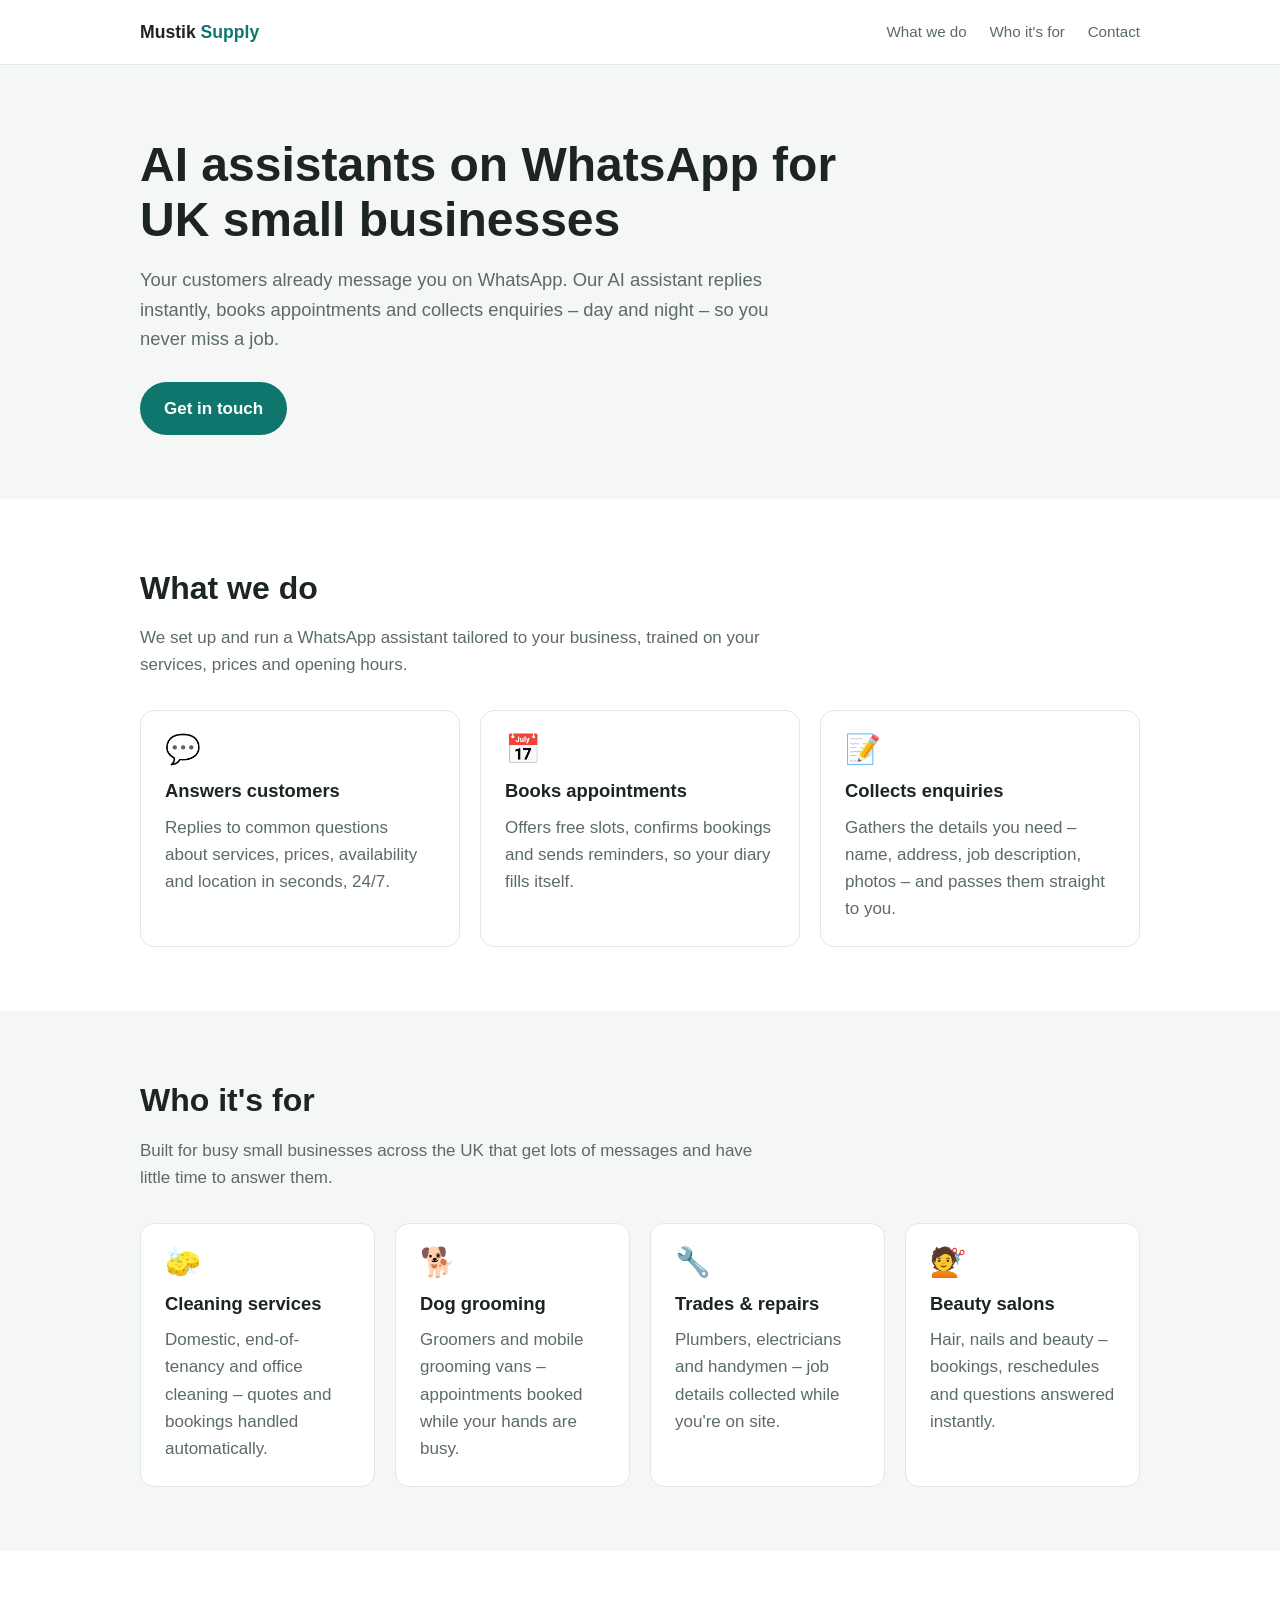
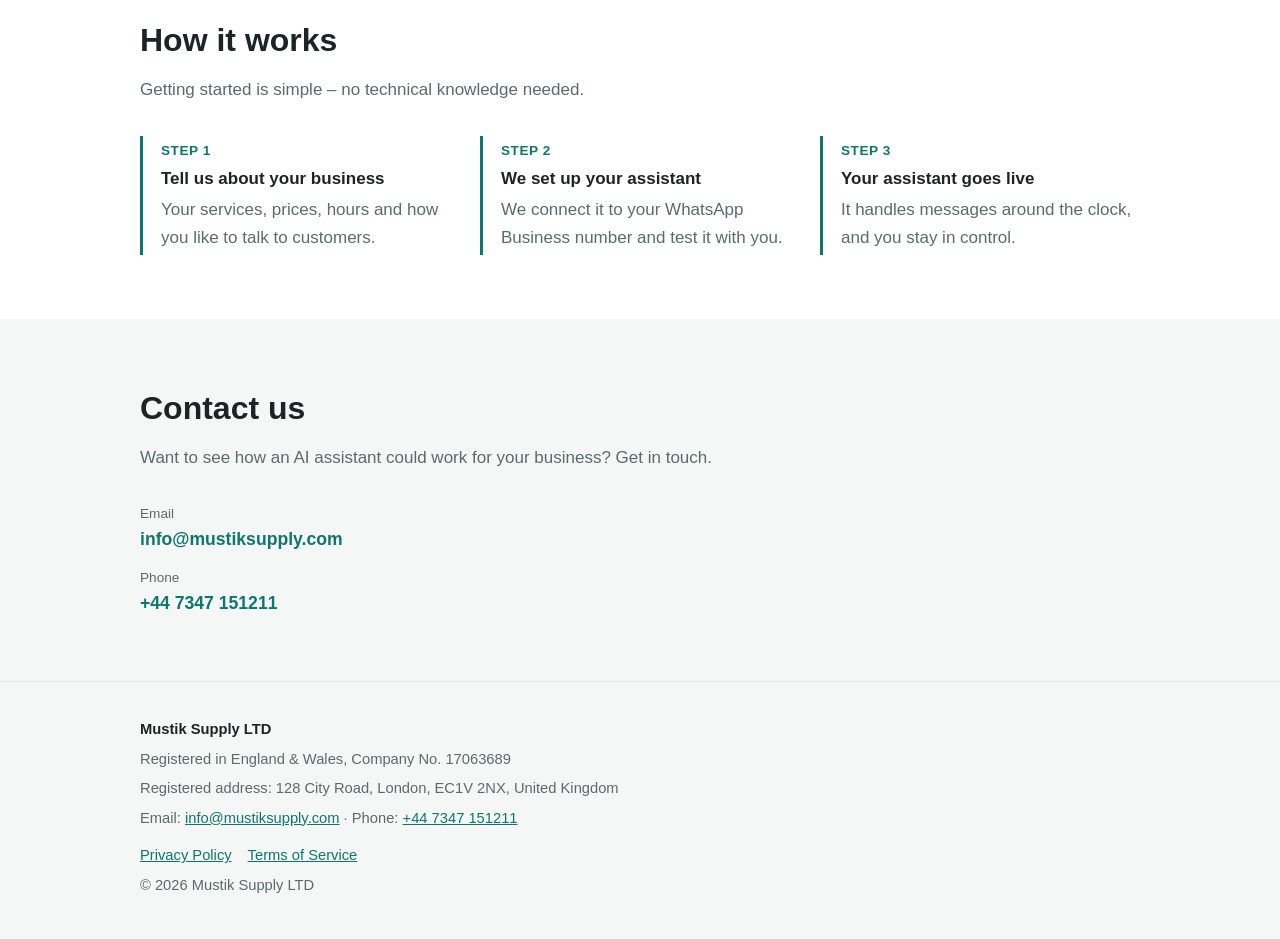
<file: index.html>
<!doctype html>
<html lang="en-GB">
<head>
  <meta charset="utf-8">
  <meta name="viewport" content="width=device-width, initial-scale=1">
  <title>Mustik Supply – AI WhatsApp Assistants for UK Small Businesses</title>
  <meta name="description" content="Mustik Supply builds AI assistants on WhatsApp for UK small businesses: answering customers, booking appointments and collecting enquiries, 24/7.">
  <link rel="stylesheet" href="styles.css">
</head>
<body>

  <header class="site-header">
    <div class="container">
      <a class="logo" href="index.html">Mustik <span>Supply</span></a>
      <nav class="nav">
        <a class="hide-mobile" href="#what-we-do">What we do</a>
        <a class="hide-mobile" href="#who-its-for">Who it's for</a>
        <a href="#contact">Contact</a>
      </nav>
    </div>
  </header>

  <main>
    <div class="hero">
      <div class="container">
        <h1>AI assistants on WhatsApp for UK small businesses</h1>
        <p>Your customers already message you on WhatsApp. Our AI assistant replies instantly, books appointments and collects enquiries – day and night – so you never miss a job.</p>
        <a class="btn" href="#contact">Get in touch</a>
      </div>
    </div>

    <section id="what-we-do">
      <div class="container">
        <h2>What we do</h2>
        <p class="section-intro">We set up and run a WhatsApp assistant tailored to your business, trained on your services, prices and opening hours.</p>
        <div class="grid">
          <div class="card">
            <div class="icon" aria-hidden="true">💬</div>
            <h3>Answers customers</h3>
            <p>Replies to common questions about services, prices, availability and location in seconds, 24/7.</p>
          </div>
          <div class="card">
            <div class="icon" aria-hidden="true">📅</div>
            <h3>Books appointments</h3>
            <p>Offers free slots, confirms bookings and sends reminders, so your diary fills itself.</p>
          </div>
          <div class="card">
            <div class="icon" aria-hidden="true">📝</div>
            <h3>Collects enquiries</h3>
            <p>Gathers the details you need – name, address, job description, photos – and passes them straight to you.</p>
          </div>
        </div>
      </div>
    </section>

    <section id="who-its-for" class="alt">
      <div class="container">
        <h2>Who it's for</h2>
        <p class="section-intro">Built for busy small businesses across the UK that get lots of messages and have little time to answer them.</p>
        <div class="grid">
          <div class="card">
            <div class="icon" aria-hidden="true">🧽</div>
            <h3>Cleaning services</h3>
            <p>Domestic, end-of-tenancy and office cleaning – quotes and bookings handled automatically.</p>
          </div>
          <div class="card">
            <div class="icon" aria-hidden="true">🐕</div>
            <h3>Dog grooming</h3>
            <p>Groomers and mobile grooming vans – appointments booked while your hands are busy.</p>
          </div>
          <div class="card">
            <div class="icon" aria-hidden="true">🔧</div>
            <h3>Trades &amp; repairs</h3>
            <p>Plumbers, electricians and handymen – job details collected while you're on site.</p>
          </div>
          <div class="card">
            <div class="icon" aria-hidden="true">💇</div>
            <h3>Beauty salons</h3>
            <p>Hair, nails and beauty – bookings, reschedules and questions answered instantly.</p>
          </div>
        </div>
      </div>
    </section>

    <section id="how-it-works">
      <div class="container">
        <h2>How it works</h2>
        <p class="section-intro">Getting started is simple – no technical knowledge needed.</p>
        <ol class="steps">
          <li><strong>Tell us about your business</strong><span>Your services, prices, hours and how you like to talk to customers.</span></li>
          <li><strong>We set up your assistant</strong><span>We connect it to your WhatsApp Business number and test it with you.</span></li>
          <li><strong>Your assistant goes live</strong><span>It handles messages around the clock, and you stay in control.</span></li>
        </ol>
      </div>
    </section>

    <section id="contact" class="alt">
      <div class="container">
        <h2>Contact us</h2>
        <p class="section-intro">Want to see how an AI assistant could work for your business? Get in touch.</p>
        <ul class="contact-list">
          <li><span class="label">Email</span><a href="mailto:info@mustiksupply.com">info@mustiksupply.com</a></li>
          <li><span class="label">Phone</span><a href="tel:+447347151211">+44 7347 151211</a></li>
        </ul>
      </div>
    </section>
  </main>

  <footer class="site-footer">
    <div class="container">
      <p><strong>Mustik Supply LTD</strong></p>
      <p>Registered in England &amp; Wales, Company No. 17063689</p>
      <p>Registered address: 128 City Road, London, EC1V 2NX, United Kingdom</p>
      <p>Email: <a href="mailto:info@mustiksupply.com">info@mustiksupply.com</a> · Phone: <a href="tel:+447347151211">+44 7347 151211</a></p>
      <p class="footer-links"><a href="privacy.html">Privacy Policy</a><a href="terms.html">Terms of Service</a></p>
      <p>&copy; 2026 Mustik Supply LTD</p>
    </div>
  </footer>

</body>
</html>
</file>
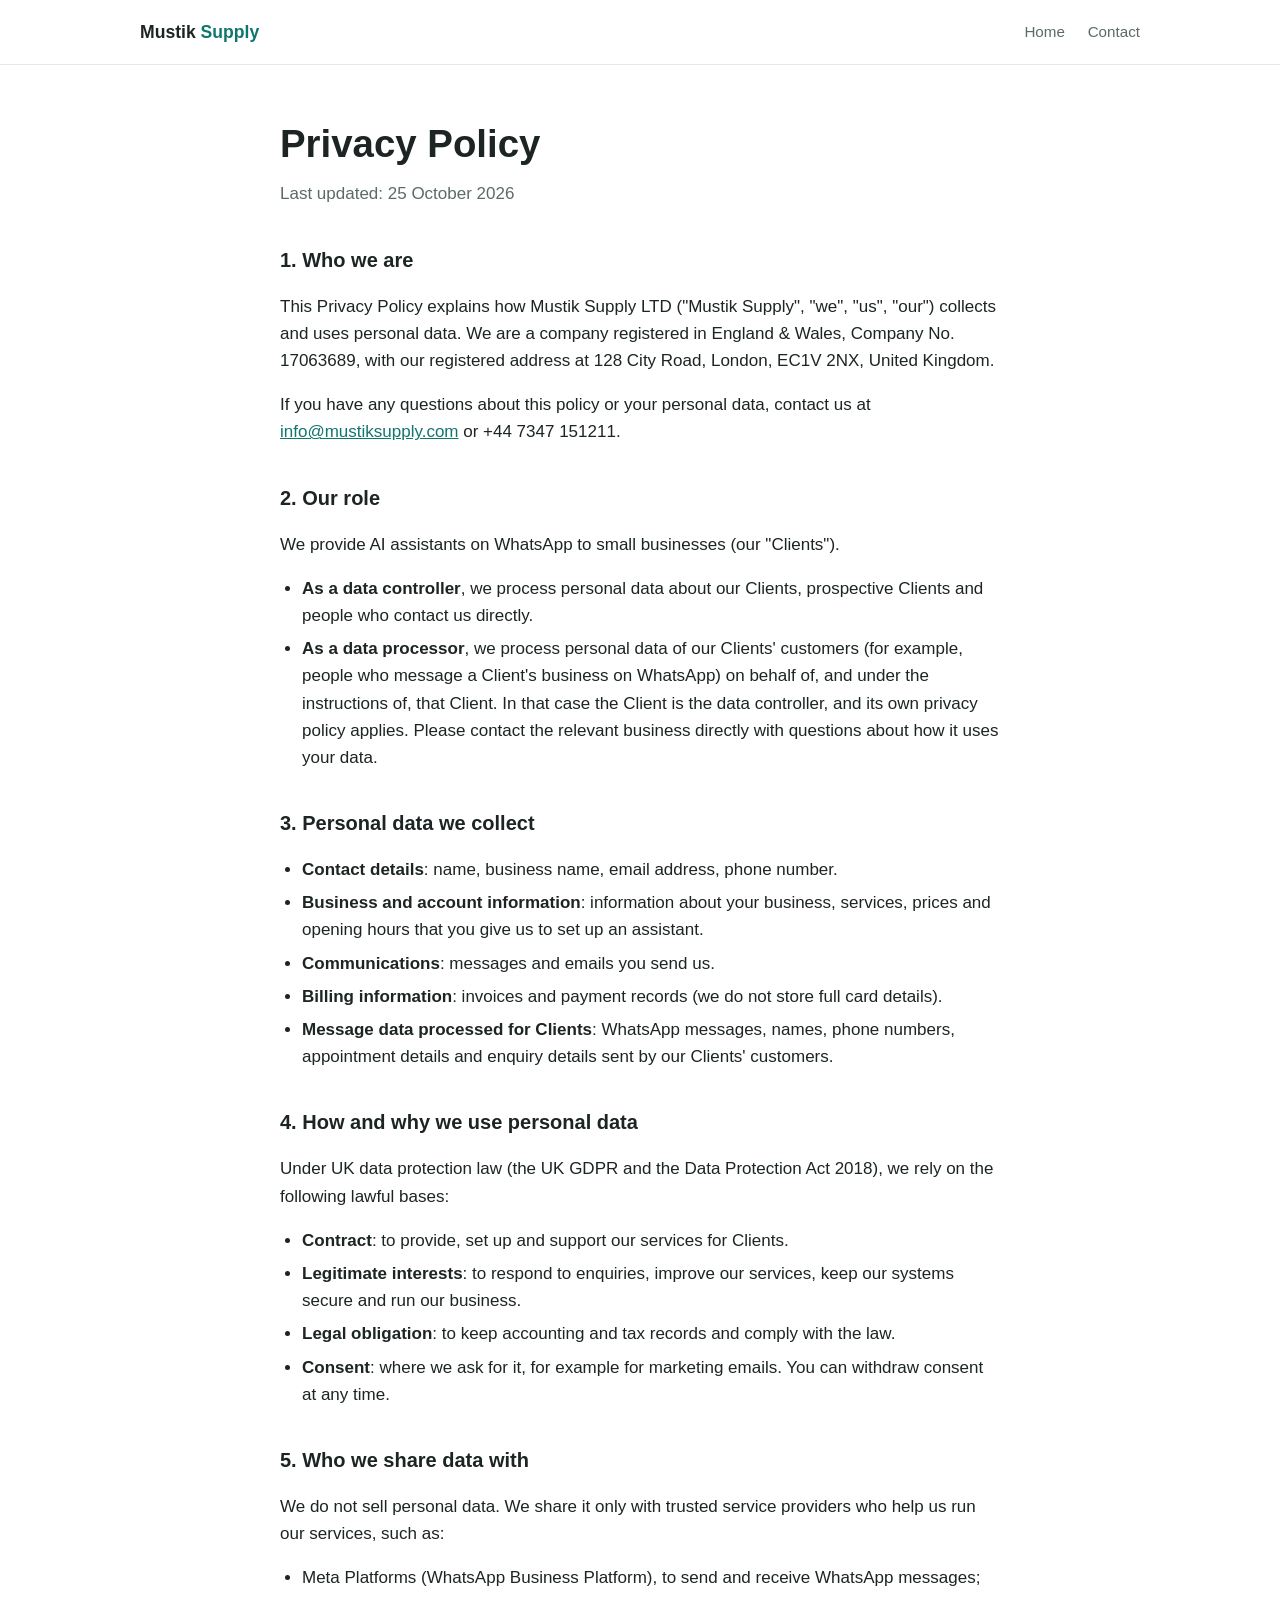
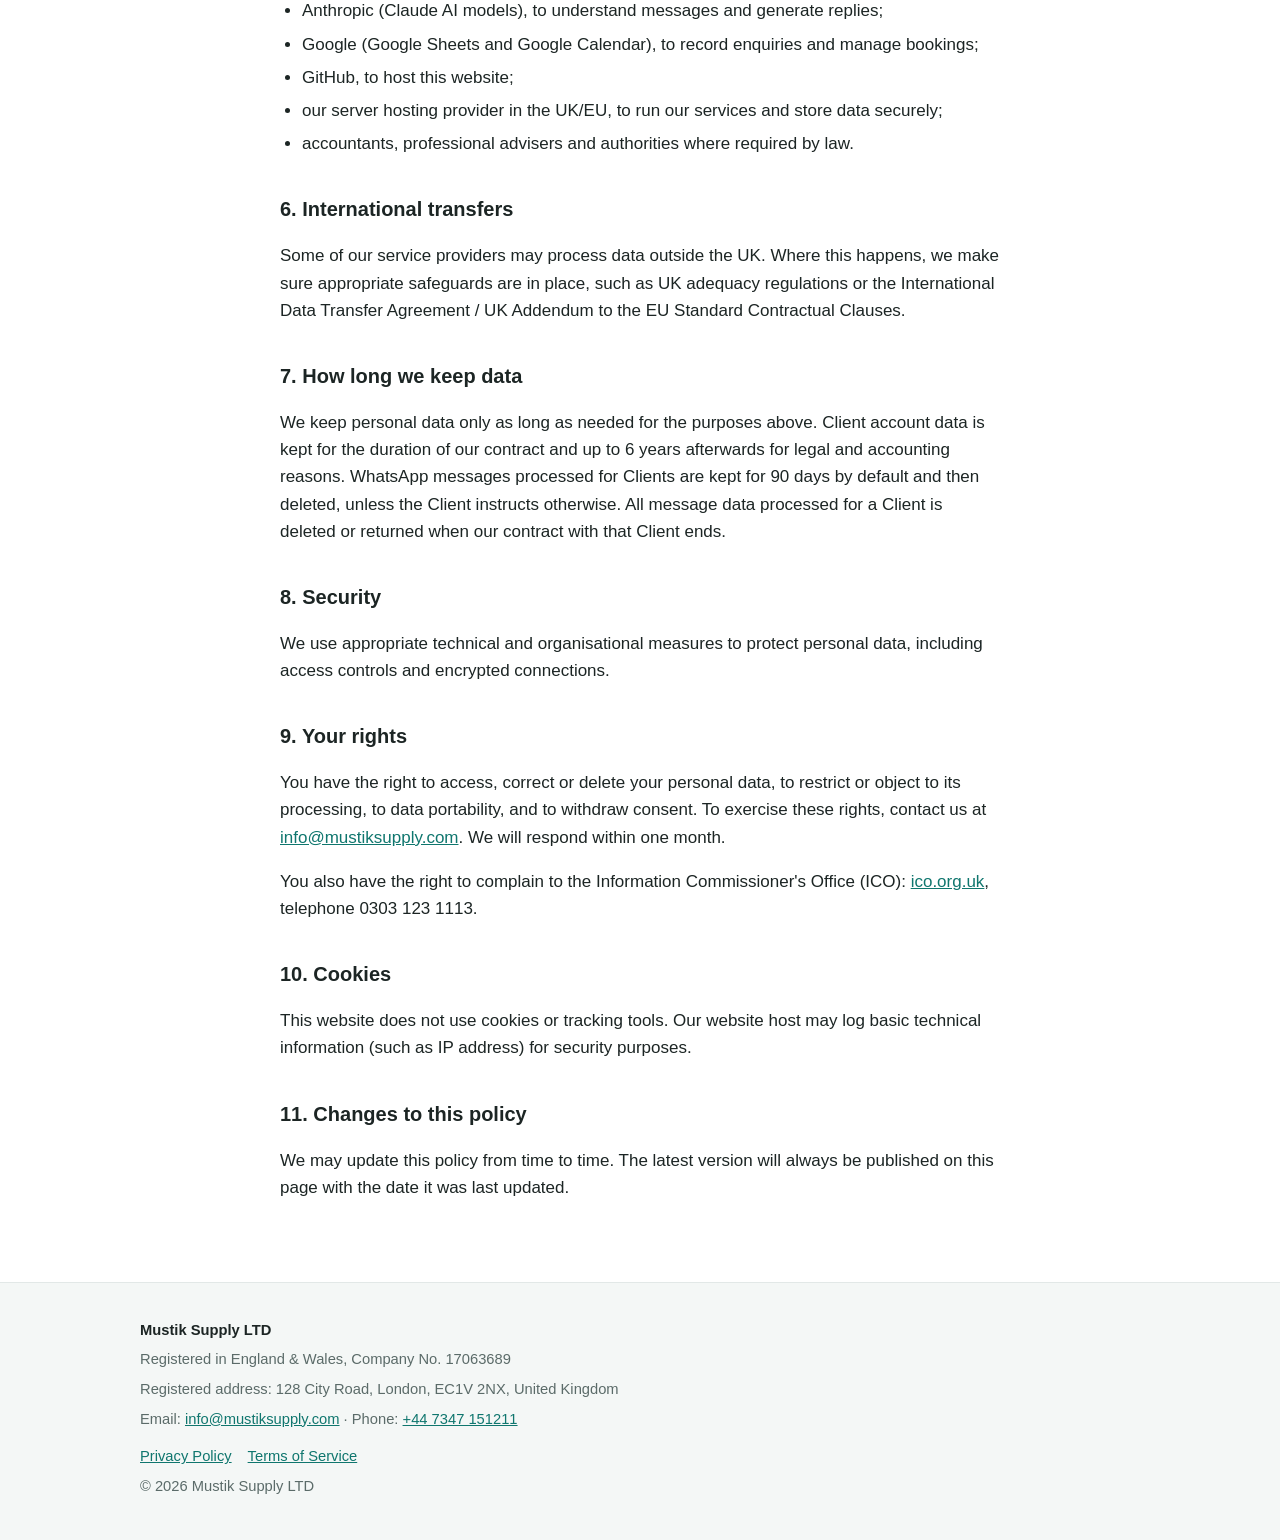
<file: privacy.html>
<!doctype html>
<html lang="en-GB">
<head>
  <meta charset="utf-8">
  <meta name="viewport" content="width=device-width, initial-scale=1">
  <title>Privacy Policy – Mustik Supply</title>
  <meta name="description" content="Privacy Policy of Mustik Supply LTD.">
  <link rel="stylesheet" href="styles.css">
</head>
<body>

  <header class="site-header">
    <div class="container">
      <a class="logo" href="index.html">Mustik <span>Supply</span></a>
      <nav class="nav">
        <a href="index.html">Home</a>
        <a href="index.html#contact">Contact</a>
      </nav>
    </div>
  </header>

  <main class="legal">
    <div class="container">
      <h1>Privacy Policy</h1>
      <p class="updated">Last updated: 25 October 2026</p>

      <h2>1. Who we are</h2>
      <p>This Privacy Policy explains how Mustik Supply LTD ("Mustik Supply", "we", "us", "our") collects and uses personal data. We are a company registered in England &amp; Wales, Company No. 17063689, with our registered address at 128 City Road, London, EC1V 2NX, United Kingdom.</p>
      <p>If you have any questions about this policy or your personal data, contact us at <a href="mailto:info@mustiksupply.com">info@mustiksupply.com</a> or +44 7347 151211.</p>

      <h2>2. Our role</h2>
      <p>We provide AI assistants on WhatsApp to small businesses (our "Clients").</p>
      <ul>
        <li><strong>As a data controller</strong>, we process personal data about our Clients, prospective Clients and people who contact us directly.</li>
        <li><strong>As a data processor</strong>, we process personal data of our Clients' customers (for example, people who message a Client's business on WhatsApp) on behalf of, and under the instructions of, that Client. In that case the Client is the data controller, and its own privacy policy applies. Please contact the relevant business directly with questions about how it uses your data.</li>
      </ul>

      <h2>3. Personal data we collect</h2>
      <ul>
        <li><strong>Contact details</strong>: name, business name, email address, phone number.</li>
        <li><strong>Business and account information</strong>: information about your business, services, prices and opening hours that you give us to set up an assistant.</li>
        <li><strong>Communications</strong>: messages and emails you send us.</li>
        <li><strong>Billing information</strong>: invoices and payment records (we do not store full card details).</li>
        <li><strong>Message data processed for Clients</strong>: WhatsApp messages, names, phone numbers, appointment details and enquiry details sent by our Clients' customers.</li>
      </ul>

      <h2>4. How and why we use personal data</h2>
      <p>Under UK data protection law (the UK GDPR and the Data Protection Act 2018), we rely on the following lawful bases:</p>
      <ul>
        <li><strong>Contract</strong>: to provide, set up and support our services for Clients.</li>
        <li><strong>Legitimate interests</strong>: to respond to enquiries, improve our services, keep our systems secure and run our business.</li>
        <li><strong>Legal obligation</strong>: to keep accounting and tax records and comply with the law.</li>
        <li><strong>Consent</strong>: where we ask for it, for example for marketing emails. You can withdraw consent at any time.</li>
      </ul>

      <h2>5. Who we share data with</h2>
      <p>We do not sell personal data. We share it only with trusted service providers who help us run our services, such as:</p>
      <ul>
        <li>Meta Platforms (WhatsApp Business Platform), to send and receive WhatsApp messages;</li>
        <li>Anthropic (Claude AI models), to understand messages and generate replies;</li>
        <li>Google (Google Sheets and Google Calendar), to record enquiries and manage bookings;</li>
        <li>GitHub, to host this website;</li>
        <li>our server hosting provider in the UK/EU, to run our services and store data securely;</li>
        <li>accountants, professional advisers and authorities where required by law.</li>
      </ul>

      <h2>6. International transfers</h2>
      <p>Some of our service providers may process data outside the UK. Where this happens, we make sure appropriate safeguards are in place, such as UK adequacy regulations or the International Data Transfer Agreement / UK Addendum to the EU Standard Contractual Clauses.</p>

      <h2>7. How long we keep data</h2>
      <p>We keep personal data only as long as needed for the purposes above. Client account data is kept for the duration of our contract and up to 6 years afterwards for legal and accounting reasons. WhatsApp messages processed for Clients are kept for 90 days by default and then deleted, unless the Client instructs otherwise. All message data processed for a Client is deleted or returned when our contract with that Client ends.</p>

      <h2>8. Security</h2>
      <p>We use appropriate technical and organisational measures to protect personal data, including access controls and encrypted connections.</p>

      <h2>9. Your rights</h2>
      <p>You have the right to access, correct or delete your personal data, to restrict or object to its processing, to data portability, and to withdraw consent. To exercise these rights, contact us at <a href="mailto:info@mustiksupply.com">info@mustiksupply.com</a>. We will respond within one month.</p>
      <p>You also have the right to complain to the Information Commissioner's Office (ICO): <a href="https://ico.org.uk" rel="noopener">ico.org.uk</a>, telephone 0303 123 1113.</p>

      <h2>10. Cookies</h2>
      <p>This website does not use cookies or tracking tools. Our website host may log basic technical information (such as IP address) for security purposes.</p>

      <h2>11. Changes to this policy</h2>
      <p>We may update this policy from time to time. The latest version will always be published on this page with the date it was last updated.</p>
    </div>
  </main>

  <footer class="site-footer">
    <div class="container">
      <p><strong>Mustik Supply LTD</strong></p>
      <p>Registered in England &amp; Wales, Company No. 17063689</p>
      <p>Registered address: 128 City Road, London, EC1V 2NX, United Kingdom</p>
      <p>Email: <a href="mailto:info@mustiksupply.com">info@mustiksupply.com</a> · Phone: <a href="tel:+447347151211">+44 7347 151211</a></p>
      <p class="footer-links"><a href="privacy.html">Privacy Policy</a><a href="terms.html">Terms of Service</a></p>
      <p>&copy; 2026 Mustik Supply LTD</p>
    </div>
  </footer>

</body>
</html>
</file>
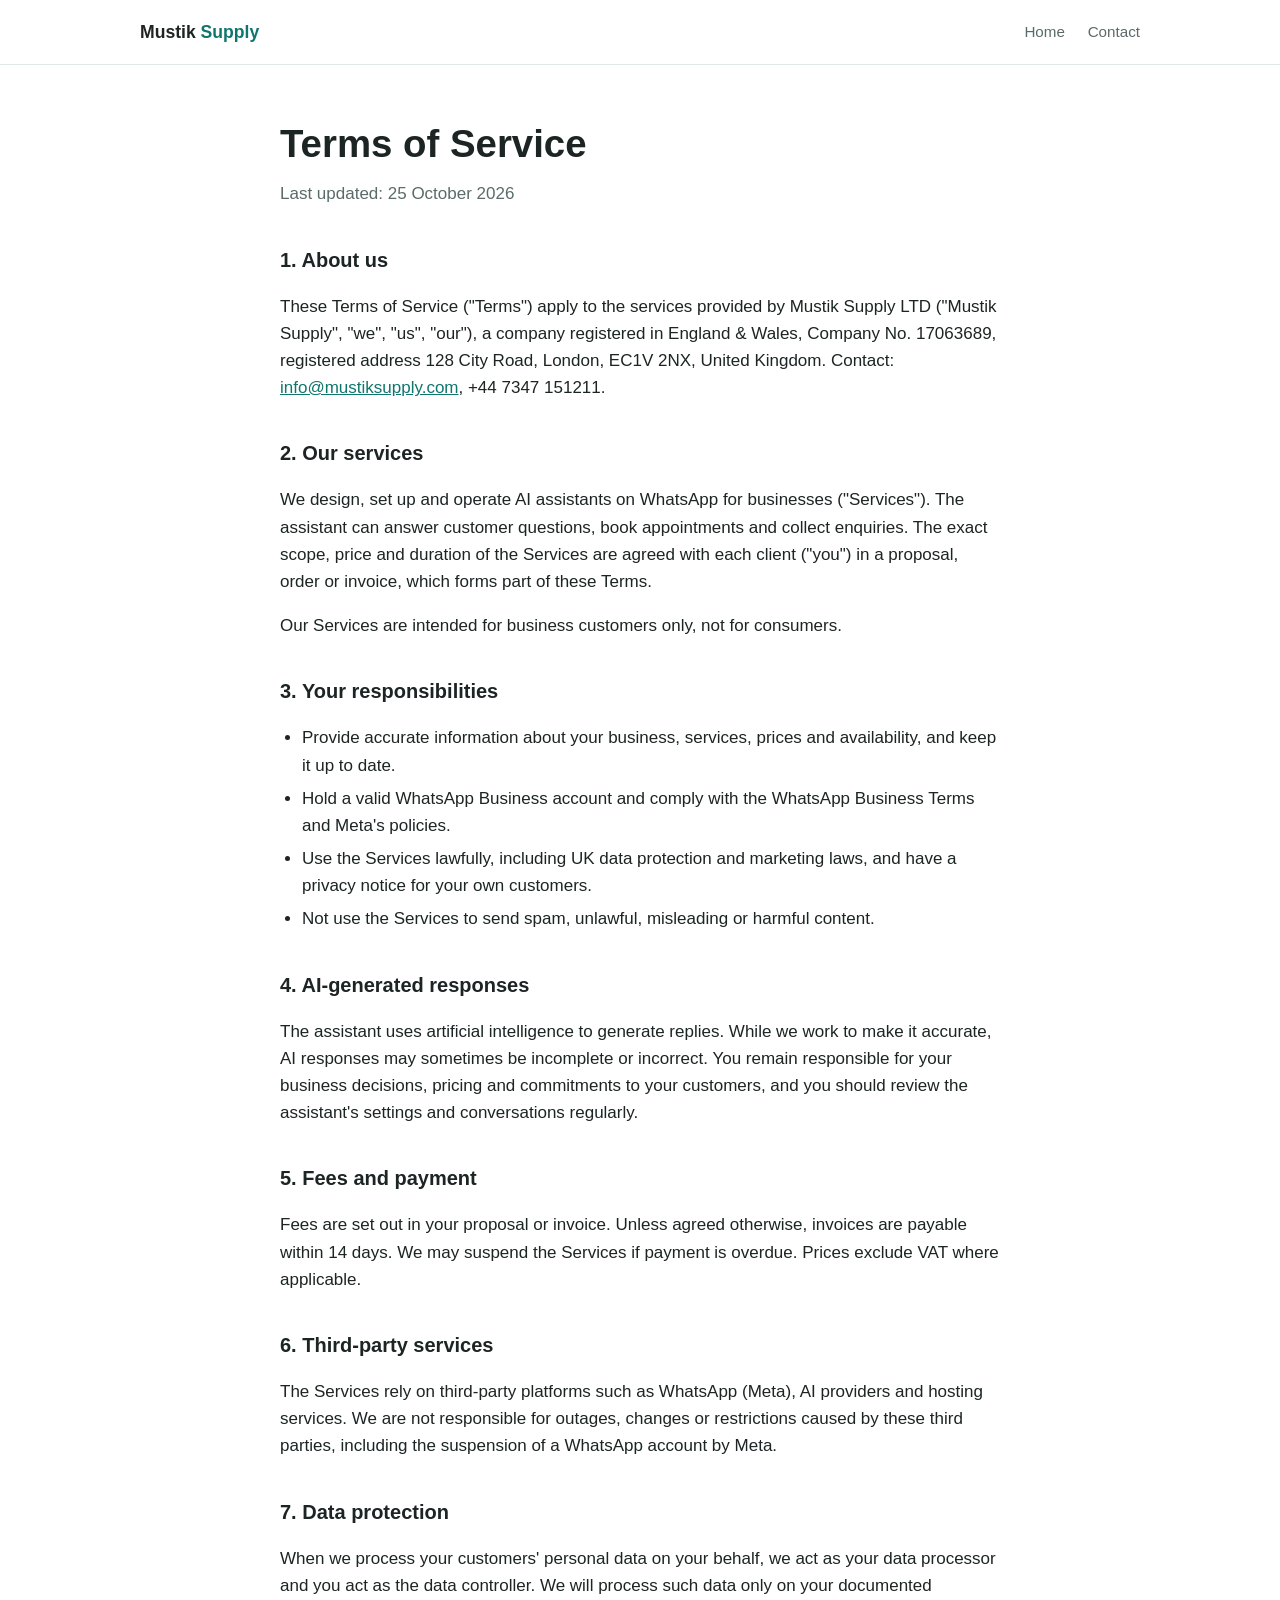
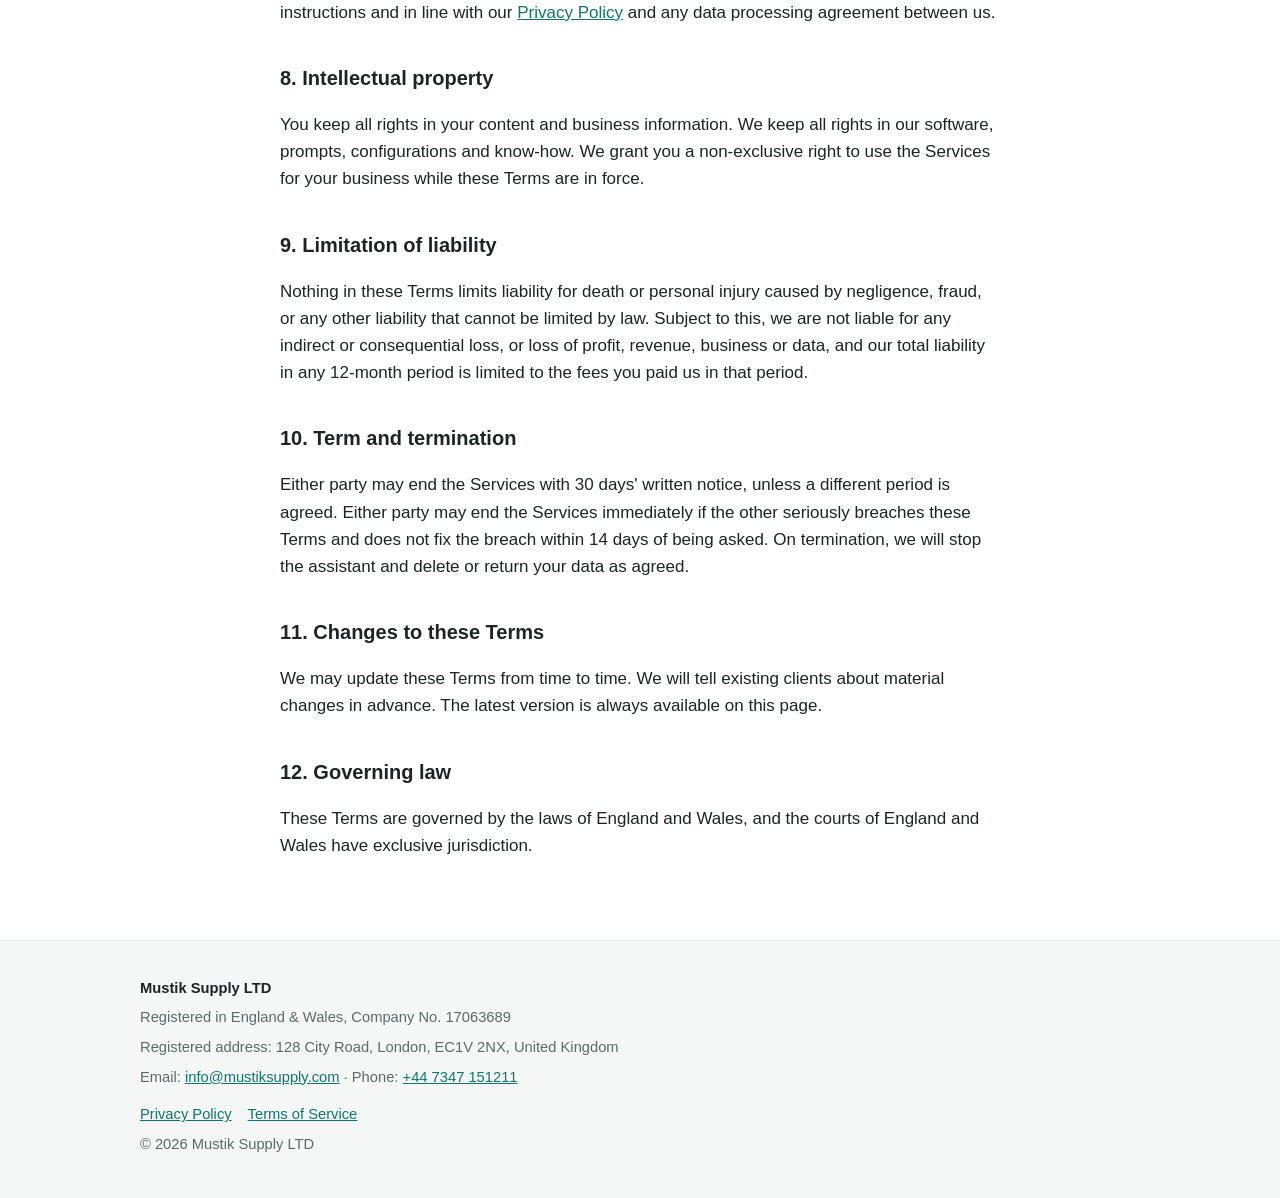
<file: terms.html>
<!doctype html>
<html lang="en-GB">
<head>
  <meta charset="utf-8">
  <meta name="viewport" content="width=device-width, initial-scale=1">
  <title>Terms of Service – Mustik Supply</title>
  <meta name="description" content="Terms of Service of Mustik Supply LTD.">
  <link rel="stylesheet" href="styles.css">
</head>
<body>

  <header class="site-header">
    <div class="container">
      <a class="logo" href="index.html">Mustik <span>Supply</span></a>
      <nav class="nav">
        <a href="index.html">Home</a>
        <a href="index.html#contact">Contact</a>
      </nav>
    </div>
  </header>

  <main class="legal">
    <div class="container">
      <h1>Terms of Service</h1>
      <p class="updated">Last updated: 25 October 2026</p>

      <h2>1. About us</h2>
      <p>These Terms of Service ("Terms") apply to the services provided by Mustik Supply LTD ("Mustik Supply", "we", "us", "our"), a company registered in England &amp; Wales, Company No. 17063689, registered address 128 City Road, London, EC1V 2NX, United Kingdom. Contact: <a href="mailto:info@mustiksupply.com">info@mustiksupply.com</a>, +44 7347 151211.</p>

      <h2>2. Our services</h2>
      <p>We design, set up and operate AI assistants on WhatsApp for businesses ("Services"). The assistant can answer customer questions, book appointments and collect enquiries. The exact scope, price and duration of the Services are agreed with each client ("you") in a proposal, order or invoice, which forms part of these Terms.</p>
      <p>Our Services are intended for business customers only, not for consumers.</p>

      <h2>3. Your responsibilities</h2>
      <ul>
        <li>Provide accurate information about your business, services, prices and availability, and keep it up to date.</li>
        <li>Hold a valid WhatsApp Business account and comply with the WhatsApp Business Terms and Meta's policies.</li>
        <li>Use the Services lawfully, including UK data protection and marketing laws, and have a privacy notice for your own customers.</li>
        <li>Not use the Services to send spam, unlawful, misleading or harmful content.</li>
      </ul>

      <h2>4. AI-generated responses</h2>
      <p>The assistant uses artificial intelligence to generate replies. While we work to make it accurate, AI responses may sometimes be incomplete or incorrect. You remain responsible for your business decisions, pricing and commitments to your customers, and you should review the assistant's settings and conversations regularly.</p>

      <h2>5. Fees and payment</h2>
      <p>Fees are set out in your proposal or invoice. Unless agreed otherwise, invoices are payable within 14 days. We may suspend the Services if payment is overdue. Prices exclude VAT where applicable.</p>

      <h2>6. Third-party services</h2>
      <p>The Services rely on third-party platforms such as WhatsApp (Meta), AI providers and hosting services. We are not responsible for outages, changes or restrictions caused by these third parties, including the suspension of a WhatsApp account by Meta.</p>

      <h2>7. Data protection</h2>
      <p>When we process your customers' personal data on your behalf, we act as your data processor and you act as the data controller. We will process such data only on your documented instructions and in line with our <a href="privacy.html">Privacy Policy</a> and any data processing agreement between us.</p>

      <h2>8. Intellectual property</h2>
      <p>You keep all rights in your content and business information. We keep all rights in our software, prompts, configurations and know-how. We grant you a non-exclusive right to use the Services for your business while these Terms are in force.</p>

      <h2>9. Limitation of liability</h2>
      <p>Nothing in these Terms limits liability for death or personal injury caused by negligence, fraud, or any other liability that cannot be limited by law. Subject to this, we are not liable for any indirect or consequential loss, or loss of profit, revenue, business or data, and our total liability in any 12-month period is limited to the fees you paid us in that period.</p>

      <h2>10. Term and termination</h2>
      <p>Either party may end the Services with 30 days' written notice, unless a different period is agreed. Either party may end the Services immediately if the other seriously breaches these Terms and does not fix the breach within 14 days of being asked. On termination, we will stop the assistant and delete or return your data as agreed.</p>

      <h2>11. Changes to these Terms</h2>
      <p>We may update these Terms from time to time. We will tell existing clients about material changes in advance. The latest version is always available on this page.</p>

      <h2>12. Governing law</h2>
      <p>These Terms are governed by the laws of England and Wales, and the courts of England and Wales have exclusive jurisdiction.</p>
    </div>
  </main>

  <footer class="site-footer">
    <div class="container">
      <p><strong>Mustik Supply LTD</strong></p>
      <p>Registered in England &amp; Wales, Company No. 17063689</p>
      <p>Registered address: 128 City Road, London, EC1V 2NX, United Kingdom</p>
      <p>Email: <a href="mailto:info@mustiksupply.com">info@mustiksupply.com</a> · Phone: <a href="tel:+447347151211">+44 7347 151211</a></p>
      <p class="footer-links"><a href="privacy.html">Privacy Policy</a><a href="terms.html">Terms of Service</a></p>
      <p>&copy; 2026 Mustik Supply LTD</p>
    </div>
  </footer>

</body>
</html>
</file>
<file: styles.css>
:root {
  --bg: #ffffff;
  --bg-soft: #f4f7f6;
  --text: #1c2524;
  --muted: #5b6b69;
  --accent: #0f766e;
  --accent-dark: #0b5953;
  --border: #e2e8e7;
  --radius: 14px;
  --max: 1040px;
}

* { box-sizing: border-box; }

html { -webkit-text-size-adjust: 100%; }

body {
  margin: 0;
  background: var(--bg);
  color: var(--text);
  font-family: -apple-system, BlinkMacSystemFont, "Segoe UI", Roboto, Helvetica, Arial, sans-serif;
  font-size: 17px;
  line-height: 1.6;
}

a { color: var(--accent); }
a[href^="tel:"] { white-space: nowrap; }
a:hover { color: var(--accent-dark); }

.container {
  max-width: var(--max);
  margin: 0 auto;
  padding: 0 20px;
}

/* Header */
.site-header {
  border-bottom: 1px solid var(--border);
}
.site-header .container {
  display: flex;
  align-items: center;
  justify-content: space-between;
  gap: 16px;
  min-height: 64px;
}
.logo {
  font-weight: 700;
  font-size: 1.1rem;
  color: var(--text);
  text-decoration: none;
}
.logo span { color: var(--accent); }
.nav a {
  color: var(--muted);
  text-decoration: none;
  margin-left: 18px;
  font-size: 0.95rem;
}
.nav a:hover { color: var(--text); }

/* Hero */
.hero {
  padding: 72px 0 64px;
  background: var(--bg-soft);
}
.hero h1 {
  font-size: clamp(2rem, 5vw, 3rem);
  line-height: 1.15;
  margin: 0 0 18px;
  max-width: 760px;
}
.hero p {
  font-size: 1.15rem;
  color: var(--muted);
  max-width: 640px;
  margin: 0 0 28px;
}
.btn {
  display: inline-block;
  background: var(--accent);
  color: #fff;
  padding: 13px 24px;
  border-radius: 999px;
  text-decoration: none;
  font-weight: 600;
}
.btn:hover { background: var(--accent-dark); color: #fff; }

/* Sections */
section { padding: 64px 0; }
section h2 {
  font-size: clamp(1.5rem, 3.5vw, 2rem);
  margin: 0 0 10px;
}
.section-intro {
  color: var(--muted);
  margin: 0 0 32px;
  max-width: 640px;
}

.grid {
  display: grid;
  gap: 20px;
  grid-template-columns: repeat(auto-fit, minmax(220px, 1fr));
}
.card {
  border: 1px solid var(--border);
  border-radius: var(--radius);
  padding: 24px;
  background: var(--bg);
}
.card h3 { margin: 0 0 8px; font-size: 1.15rem; }
.card p { margin: 0; color: var(--muted); }
.icon {
  font-size: 1.8rem;
  line-height: 1;
  margin-bottom: 12px;
}

.alt { background: var(--bg-soft); }

.steps {
  list-style: none;
  padding: 0;
  margin: 0;
  display: grid;
  gap: 20px;
  grid-template-columns: repeat(auto-fit, minmax(240px, 1fr));
  counter-reset: step;
}
.steps li {
  counter-increment: step;
  border-left: 3px solid var(--accent);
  padding: 4px 0 4px 18px;
}
.steps li::before {
  content: "Step " counter(step);
  display: block;
  font-size: 0.85rem;
  font-weight: 700;
  color: var(--accent);
  text-transform: uppercase;
  letter-spacing: 0.04em;
}
.steps strong { display: block; margin: 4px 0; }
.steps span { color: var(--muted); }

.contact-list {
  list-style: none;
  padding: 0;
  margin: 0;
  display: grid;
  gap: 14px;
}
.contact-list li {
  font-size: 1.1rem;
}
.contact-list .label {
  display: block;
  font-size: 0.85rem;
  color: var(--muted);
}
.contact-list a { font-weight: 600; text-decoration: none; word-break: break-word; }

/* Legal pages */
.legal {
  padding: 48px 0 64px;
}
.legal .container { max-width: 760px; }
.legal h1 { font-size: clamp(1.8rem, 4.5vw, 2.4rem); margin: 0 0 6px; }
.legal h2 { font-size: 1.25rem; margin: 36px 0 8px; }
.legal .updated { color: var(--muted); margin: 0 0 28px; }
.legal ul { padding-left: 22px; }
.legal li { margin-bottom: 6px; }

/* Footer */
.site-footer {
  border-top: 1px solid var(--border);
  background: var(--bg-soft);
  padding: 36px 0;
  font-size: 0.92rem;
  color: var(--muted);
}
.site-footer p { margin: 0 0 6px; }
.site-footer strong { color: var(--text); }
.footer-links { margin-top: 14px !important; }
.footer-links a { margin-right: 16px; }

@media (max-width: 560px) {
  body { font-size: 16px; }
  .hero { padding: 48px 0 44px; }
  section { padding: 48px 0; }
  .nav a { margin-left: 12px; font-size: 0.9rem; }
  .nav .hide-mobile { display: none; }
}
</file>
